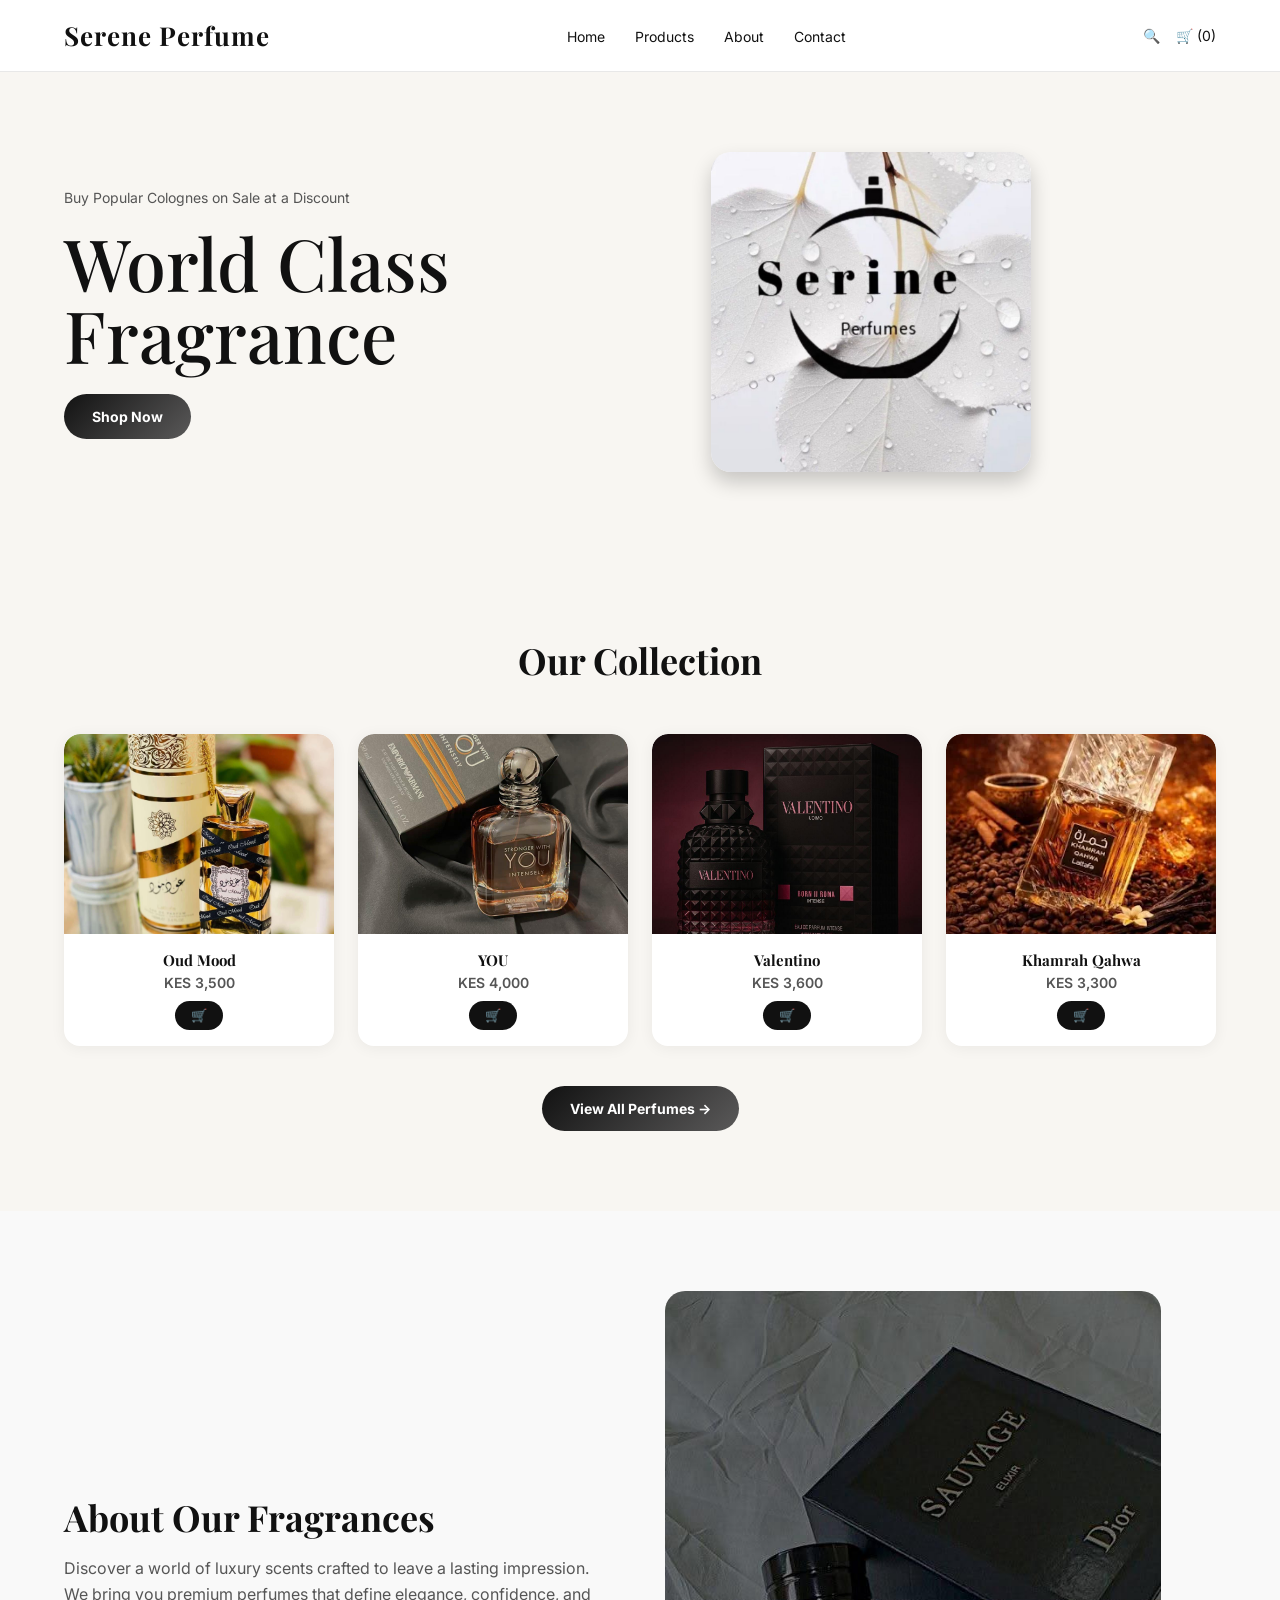
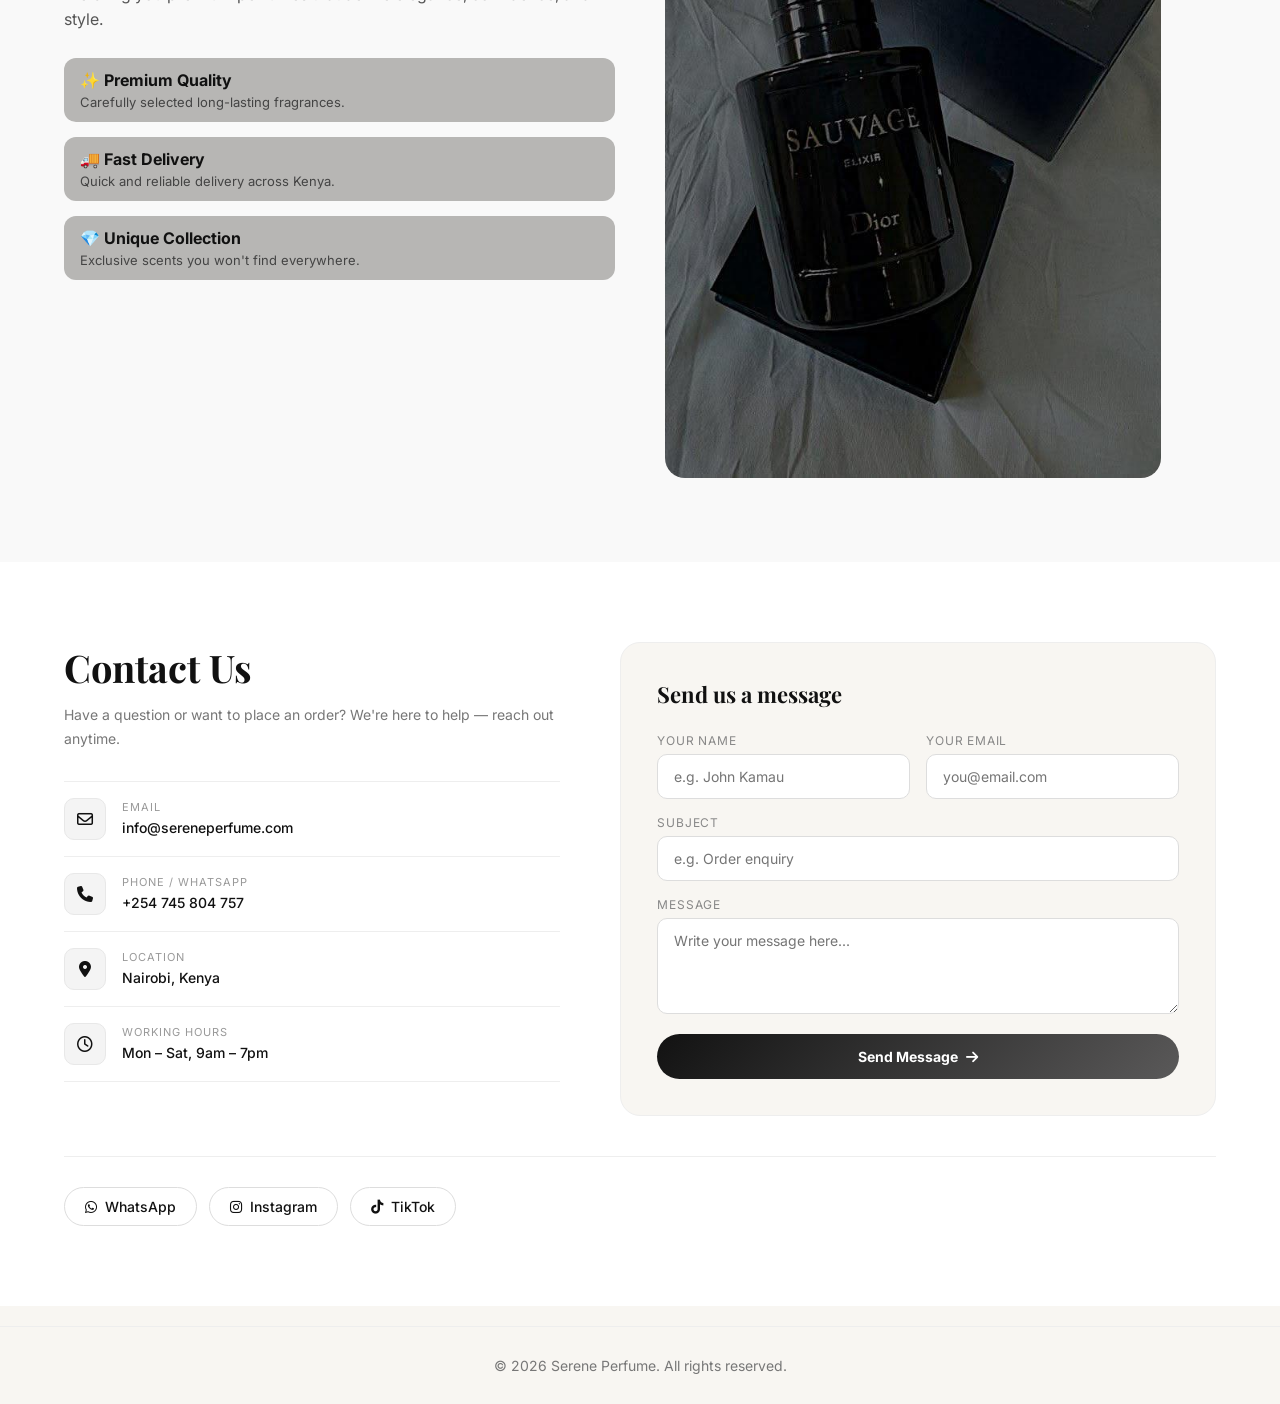
<file: index.html>
<!DOCTYPE html>
<html lang="en">
<head>
  <meta charset="UTF-8">
  <meta name="viewport" content="width=device-width, initial-scale=1.0">
  <title>Serene Perfume</title>
  <link rel="stylesheet" href="style.css">
  <link href="https://fonts.googleapis.com/css2?family=Playfair+Display:wght@500&family=Inter:wght@300;400&display=swap" rel="stylesheet">
  <link rel="stylesheet" href="https://cdnjs.cloudflare.com/ajax/libs/font-awesome/6.5.0/css/all.min.css">
</head>
<body>

  <header>
    <div class="container header-flex">
      <h1 class="logo">Serene Perfume</h1>
      <nav class="nav">
        <ul>
          <li><a href="#home">Home</a></li>
          <li><a href="products.html">Products</a></li>
          <li><a href="#about">About</a></li>
          <li><a href="#contact">Contact</a></li>
        </ul>
      </nav>
      <div class="actions">
        <a href="#">🔍</a>
        <a href="cart.html">🛒 (<span class="cart-count">0</span>)</a>
      </div>
    </div>
  </header>

  <section id="home" class="hero">
    <div class="container hero-grid">
      <div class="hero-text">
        <p class="small-text">Buy Popular Colognes on Sale at a Discount</p>
        <h1>World Class <br> Fragrance</h1>
        <a href="products.html" class="btn">Shop Now</a>
      </div>
      <div class="hero-image">
        <img src="images/serene.png" alt="Perfume">
      </div>
    </div>
  </section>

  <section id="products">
    <div class="container">
      <h2 class="section-title">Our Collection</h2>
      <div class="product-grid">
        <div class="product-card">
          <img src="images/OUD.MOUD.jpg" alt="Oud Mood">
          <div class="card-body">
            <h3>Oud Mood</h3>
            <p class="card-price">KES 3,500</p>
            <button class="cart-btn">🛒</button>
          </div>
        </div>
        <div class="product-card">
          <img src="images/YOU.jpeg" alt="Ramz Gold">
          <div class="card-body">
            <h3>YOU</h3>
            <p class="card-price">KES 4,000</p>
            <button class="cart-btn">🛒</button>
          </div>
        </div>
        <div class="product-card">
          <img src="images/valentino.jpeg" alt="Hawas">
          <div class="card-body">
            <h3>Valentino</h3>
            <p class="card-price">KES 3,600</p>
            <button class="cart-btn">🛒</button>
          </div>
        </div>
        <div class="product-card">
          <img src="images/lattafa.webp" alt="Wisal">
          <div class="card-body">
            <h3>Khamrah Qahwa</h3>
            <p class="card-price">KES 3,300</p>
            <button class="cart-btn">🛒</button>
          </div>
        </div>
      </div>
      <a href="products.html" class="view-all">View All Perfumes →</a>
    </div>
  </section>

  <section id="about" class="about">
    <div class="container about-grid">
      <div class="about-text">
        <h2>About Our Fragrances</h2>
        <p class="intro">
          Discover a world of luxury scents crafted to leave a lasting impression.
          We bring you premium perfumes that define elegance, confidence, and style.
        </p>
        <div class="about-features">
          <div class="feature">
            <h4>✨ Premium Quality</h4>
            <p>Carefully selected long-lasting fragrances.</p>
          </div>
          <div class="feature">
            <h4>🚚 Fast Delivery</h4>
            <p>Quick and reliable delivery across Kenya.</p>
          </div>
          <div class="feature">
            <h4>💎 Unique Collection</h4>
            <p>Exclusive scents you won't find everywhere.</p>
          </div>
        </div>
      </div>
      <div class="about-image">
        <img src="images/SAUV.jpeg" alt="Perfume collection">
      </div>
    </div>
  </section>

  <section id="contact" class="contact">
    <div class="container">
 
      <div class="contact-top">
 
        <!-- LEFT: Info rows -->
        <div class="contact-info">
          <h2>Contact Us</h2>
          <p class="contact-subtitle">
            Have a question or want to place an order?
            We're here to help — reach out anytime.
          </p>
 
          <div class="contact-row">
            <div class="contact-icon"><i class="fa-regular fa-envelope"></i></div>
            <div class="contact-row-text">
              <p class="contact-label">Email</p>
              <a href="mailto:info@sereneperfume.com">info@sereneperfume.com</a>
            </div>
          </div>
 
          <div class="contact-row">
            <div class="contact-icon"><i class="fa-solid fa-phone"></i></div>
            <div class="contact-row-text">
              <p class="contact-label">Phone / WhatsApp</p>
              <span>+254 745 804 757</span>
            </div>
          </div>
 
          <div class="contact-row">
            <div class="contact-icon"><i class="fa-solid fa-location-dot"></i></div>
            <div class="contact-row-text">
              <p class="contact-label">Location</p>
              <span>Nairobi, Kenya</span>
            </div>
          </div>
 
          <div class="contact-row">
            <div class="contact-icon"><i class="fa-regular fa-clock"></i></div>
            <div class="contact-row-text">
              <p class="contact-label">Working Hours</p>
              <span>Mon – Sat, 9am – 7pm</span>
            </div>
          </div>
        </div>
 
        <!-- RIGHT: Form -->
        <form class="contact-form" id="contact-form">
          <h3>Send us a message</h3>
 
          <div class="form-two-col">
            <div class="form-field">
              <label>Your Name</label>
              <input type="text" placeholder="e.g. John Kamau" required>
            </div>
            <div class="form-field">
              <label>Your Email</label>
              <input type="email" placeholder="you@email.com" required>
            </div>
          </div>
 
          <div class="form-field">
            <label>Subject</label>
            <input type="text" placeholder="e.g. Order enquiry">
          </div>
 
          <div class="form-field">
            <label>Message</label>
            <textarea placeholder="Write your message here..." rows="4"></textarea>
          </div>
 
          <button type="submit" class="form-submit">
            Send Message <i class="fa-solid fa-arrow-right"></i>
          </button>
 
          <!-- Success message (shown by JS) -->
          <div class="form-success" id="form-success">
            <i class="fa-solid fa-circle-check"></i>
            Message sent! We'll get back to you soon.
          </div>
        </form>
 
      </div>
 
      <!-- Social links -->
      <div class="social-row">
        <a href="#" class="social-btn whatsapp-btn">
          <i class="fa-brands fa-whatsapp"></i> WhatsApp
        </a>
        <a href="#" class="social-btn instagram-btn">
          <i class="fa-brands fa-instagram"></i> Instagram
        </a>
        <a href="#" class="social-btn tiktok-btn">
          <i class="fa-brands fa-tiktok"></i> TikTok
        </a>
      </div>
 
    </div>
  </section>

  <footer>
    <div class="container">
      <p>© 2026 Serene Perfume. All rights reserved.</p>
    </div>
  </footer>

  <script src="index.js"></script>
</body>
</html>
</file>
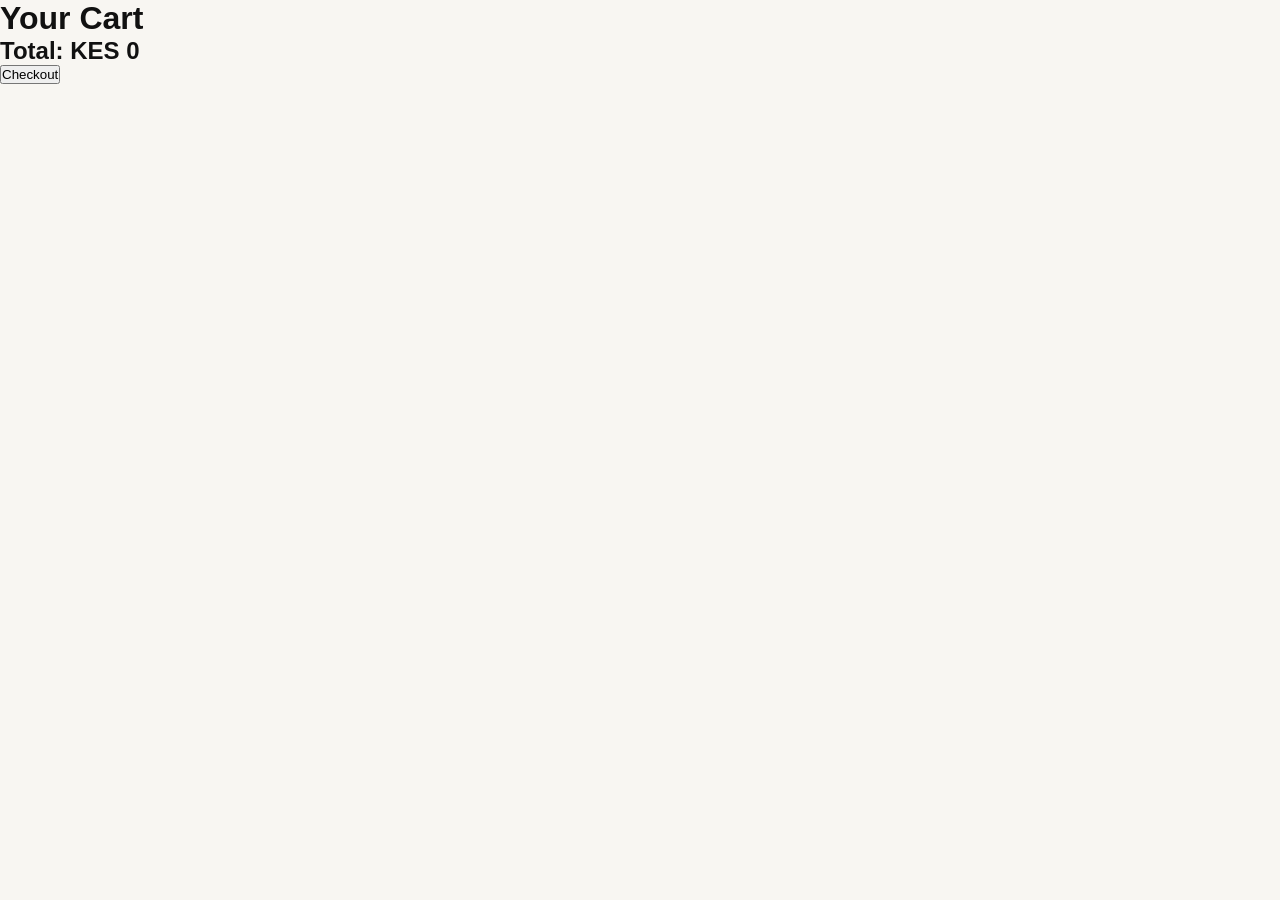
<file: cart.html>
<!DOCTYPE html>
<html lang="en">
<head>
  <meta charset="UTF-8">
  <title>Cart</title>
  
  <link rel="stylesheet" href="style.css">
</head>
<body>

<h1>Your Cart</h1>

<div id="cart-items"></div>

<h2 id="total-price">Total: KES 0</h2>

<button onclick="checkout()">Checkout</button>

<script src="cart.js"></script>
<script src="https://js.paystack.co/v1/inline.js"></script>
</body>
</html>
</file>
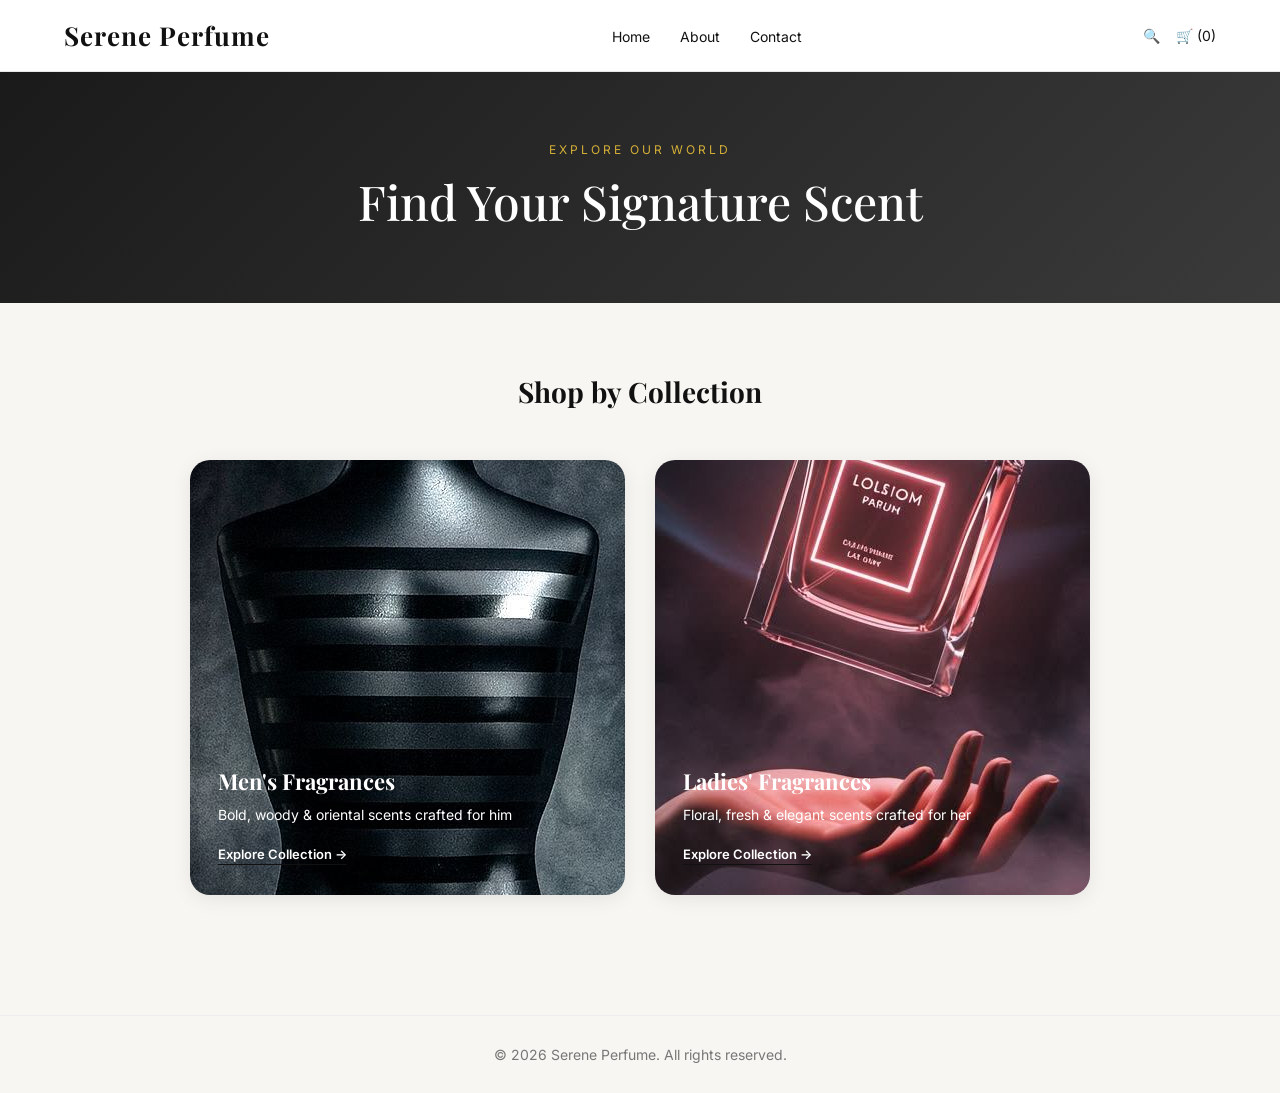
<file: products.html>
<!DOCTYPE html>
<html lang="en">
<head>
  <meta charset="UTF-8">
  <meta name="viewport" content="width=device-width, initial-scale=1.0">
  <title>Shop - Serene Perfume</title>
  <link rel="stylesheet" href="style.css">
  <link href="https://fonts.googleapis.com/css2?family=Playfair+Display:wght@500;600&family=Inter:wght@300;400;500&display=swap" rel="stylesheet">
  <link rel="stylesheet" href="https://cdnjs.cloudflare.com/ajax/libs/font-awesome/6.5.0/css/all.min.css">
</head>
<body>

  <header>
    <div class="container header-flex">
      <h1 class="logo">Serene Perfume</h1>
      <nav class="nav">
        <ul>
          <li><a href="index.html">Home</a></li>
          <li><a href="index.html#about">About</a></li>
          <li><a href="index.html#contact">Contact</a></li>
        </ul>
      </nav>
      <div class="actions">
        <a href="#">🔍</a>
        <a href="cart.html">🛒 (<span class="cart-count">0</span>)</a>
      </div>
    </div>
  </header>

  <!-- HERO BANNER -->
  <div class="products-hero">
    <div class="container">
      <p class="products-hero-sub">Explore Our World</p>
      <h1 class="products-hero-title">Find Your Signature Scent</h1>
    </div>
  </div>

  <!-- CATEGORY CARDS -->
  <section class="category-section">
    <div class="container">

      <h2 class="category-heading">Shop by Collection</h2>

      <div class="category-cards">

        <!-- MEN card links to men.html -->
        <a href="men.html" class="category-card">
          <div class="category-card-img men-bg">
            <img src="images/men.jpeg" alt="">
          </div>
          <div class="category-card-body">
            <h3>Men's Fragrances</h3>
            <p>Bold, woody & oriental scents crafted for him</p>
            <span class="category-cta">Explore Collection →</span>
          </div>
        </a>

        <!-- LADIES card links to ladies.html -->
        <a href="ladies.html" class="category-card">
          <div class="category-card-img ladies-bg">
            <img src="images/ladies.jpeg" alt="">
          </div>
          <div class="category-card-body">
            <h3>Ladies' Fragrances</h3>
            <p>Floral, fresh & elegant scents crafted for her</p>
            <span class="category-cta">Explore Collection →</span>
          </div>
        </a>

      </div>

    </div>
  </section>

  <footer>
    <div class="container">
      <p>© 2026 Serene Perfume. All rights reserved.</p>
    </div>
  </footer>

  <script src="index.js"></script>
</body>
</html>
</file>
<file: style.css>
html { scroll-behavior: smooth; }
* { margin: 0; padding: 0; box-sizing: border-box; }

body {
  font-family: 'Inter', sans-serif;
  background: #F8F6F2;
  color: #111;
  min-height: 100vh;
}

.container {
  width: 90%;
  max-width: 1200px;
  margin: 0 auto;
}


.hero, #products, .about, #contact {
  opacity: 0;
  transform: translateY(40px);
  animation: fadeInUp 1s ease forwards;
}

@keyframes fadeInUp {
  to { opacity: 1; transform: translateY(0); }
}

/* ══════════════════════════════════
   HEADER
   ══════════════════════════════════ */
header {
  background: #fff;
  border-bottom: 1px solid #e8e8e8;
  position: sticky;
  top: 0;
  z-index: 50;
}

.header-flex {
  display: flex;
  justify-content: space-between;
  align-items: center;
  padding: 18px 0;
}

.logo {
  font-family: 'Playfair Display', serif;
  font-size: 26px;
  font-weight: bold;
  letter-spacing: 1px;
}

.nav ul { display: flex; list-style: none; gap: 30px; }

.nav ul a {
  text-decoration: none;
  color: #111;
  font-size: 14px;
  position: relative;
  padding-bottom: 4px;
}

.nav ul a::after {
  content: "";
  position: absolute;
  left: 0; bottom: 0;
  height: 1px; width: 0%;
  background: #111;
  transition: width 0.3s ease;
}

.nav ul a:hover::after { width: 100%; }

.actions { display: flex; gap: 16px; }
.actions a { text-decoration: none; color: #111; font-size: 14px; }

/* ══════════════════════════════════
   SHARED BUTTONS
   ══════════════════════════════════ */
.btn, .view-all {
  display: inline-block;
  padding: 14px 28px;
  background: linear-gradient(135deg, #121212, #5a5959);
  color: #fff;
  text-decoration: none;
  border-radius: 25px;
  font-size: 14px;
  font-weight: bold;
  transition: 0.3s;
  text-align: center;
  border: none;
  cursor: pointer;
}

.btn:hover, .view-all:hover {
  background: linear-gradient(135deg, #020202, #8e8b8b);
  transform: translateY(-3px);
  box-shadow: 0 10px 20px rgba(0,0,0,0.2);
}

.view-all { display: block; width: fit-content; margin: 40px auto 0; }

/* ══════════════════════════════════
   HOMEPAGE SECTIONS
   ══════════════════════════════════ */
section { padding: 80px 0; }

.section-title {
  font-family: 'Playfair Display', serif;
  font-size: 36px;
  text-align: center;
  margin-bottom: 50px;
}

/* Hero */
.hero { padding: 80px 0; }

.hero-grid {
  display: grid;
  grid-template-columns: 1.2fr 1fr;
  align-items: center;
  gap: 40px;
}

.small-text { color: #555; margin-bottom: 20px; font-size: 14px; }

.hero-text h1 {
  font-size: 72px;
  line-height: 1;
  font-family: 'Playfair Display', serif;
  font-weight: 500;
  margin-bottom: 24px;
}

.hero-image img {
  width: 100%;
  border-radius: 20px;
  max-width: 320px;
  object-fit: cover;
  box-shadow: 0 10px 20px rgba(0,0,0,0.2);
}

/* Homepage product preview */
#products .product-grid {
  display: grid;
  grid-template-columns: repeat(4, 1fr);
  gap: 24px;
}

#products .product-card {
  background: #fff;
  border-radius: 16px;
  overflow: hidden;
  text-align: center;
  padding-bottom: 16px;
  box-shadow: 0 2px 15px rgba(0,0,0,0.06);
  transition: 0.3s;
}

#products .product-card:hover {
  transform: translateY(-6px);
  box-shadow: 0 12px 30px rgba(0,0,0,0.12);
}

#products .product-card > img {
  width: 100%; height: 200px;
  object-fit: cover;
  border-radius: 16px 16px 0 0;
}

#products .product-card .card-body { padding: 12px 14px 0; }

#products .product-card h3 {
  font-family: 'Playfair Display', serif;
  font-size: 15px;
  margin-bottom: 4px;
}

#products .product-card .card-price {
  font-size: 14px; color: #555; margin-bottom: 10px;
}

.cart-btn {
  padding: 7px 16px;
  border: none;
  background: #111; color: #fff;
  border-radius: 20px;
  cursor: pointer; transition: 0.3s; font-size: 13px;
}

.cart-btn:hover { background: #D4AF37; color: #111; }

/* ══════════════════════════════════
   ABOUT
   ══════════════════════════════════ */
.about { background: #f9f9f9; }

.about-grid {
  display: grid;
  grid-template-columns: 1fr 1fr;
  gap: 50px;
  align-items: center;
}

.about-text h2 {
  font-family: 'Playfair Display', serif;
  font-size: 36px;
  margin-bottom: 15px;
}

.intro { font-size: 16px; color: #555; margin-bottom: 25px; line-height: 1.6; }
.about-features { display: grid; gap: 15px; }

.feature {
  background: rgb(183,182,180);
  padding: 12px 16px;
  border-radius: 12px;
  transition: 0.3s;
}

.feature:hover { transform: translateY(-5px); }
.feature h4 { margin-bottom: 4px; }
.feature p { font-size: 13px; color: #444; }
.about-image img { width: 90%; border-radius: 20px; }

/* ══════════════════════════════════
   CONTACT  (new design)
   ══════════════════════════════════ */
.contact {
  background: #fff;
  padding: 80px 0;
}

/* Two column layout */
.contact-top {
  display: grid;
  grid-template-columns: 1fr 1.2fr;
  gap: 60px;
  margin-bottom: 40px;
}

/* Left — info */
.contact-info h2 {
  font-family: 'Playfair Display', serif;
  font-size: 38px;
  margin-bottom: 10px;
  color: #111;
}

.contact-subtitle {
  font-size: 14px;
  color: #777;
  line-height: 1.7;
  margin-bottom: 30px;
}

.contact-row {
  display: flex;
  align-items: center;
  gap: 16px;
  padding: 16px 0;
  border-bottom: 1px solid #eee;
}

.contact-row:first-of-type { border-top: 1px solid #eee; }

.contact-icon {
  width: 42px;
  height: 42px;
  border-radius: 10px;
  background: #f4f4f4;
  border: 1px solid #e8e8e8;
  display: flex;
  align-items: center;
  justify-content: center;
  font-size: 16px;
  color: #111;
  flex-shrink: 0;
}

.contact-label {
  font-size: 11px;
  text-transform: uppercase;
  letter-spacing: 1px;
  color: #999;
  margin-bottom: 3px;
}

.contact-row-text a,
.contact-row-text span {
  font-size: 14px;
  font-weight: 500;
  color: #111;
  text-decoration: none;
}

.contact-row-text a:hover { color: #D4AF37; }

/* Right — form */
.contact-form {
  background: #F8F6F2;
  padding: 36px;
  border-radius: 20px;
  border: 1px solid #eee;
}

.contact-form h3 {
  font-family: 'Playfair Display', serif;
  font-size: 22px;
  margin-bottom: 24px;
  color: #111;
}

.form-two-col {
  display: grid;
  grid-template-columns: 1fr 1fr;
  gap: 16px;
}

.form-field {
  margin-bottom: 16px;
}

.form-field label {
  display: block;
  font-size: 12px;
  text-transform: uppercase;
  letter-spacing: 0.8px;
  color: #888;
  margin-bottom: 6px;
}

.form-field input,
.form-field textarea {
  width: 100%;
  padding: 13px 16px;
  border: 1px solid #ddd;
  border-radius: 10px;
  font-size: 14px;
  background: #fff;
  color: #111;
  font-family: 'Inter', sans-serif;
  transition: 0.3s;
  resize: vertical;
}

.form-field input:focus,
.form-field textarea:focus {
  outline: none;
  border-color: #111;
  box-shadow: 0 0 0 3px rgba(0,0,0,0.05);
}

.form-submit {
  width: 100%;
  padding: 14px;
  border: none;
  background: linear-gradient(135deg, #121212, #5a5959);
  color: #fff;
  border-radius: 25px;
  cursor: pointer;
  transition: 0.3s;
  font-weight: bold;
  font-size: 14px;
  font-family: 'Inter', sans-serif;
  display: flex;
  align-items: center;
  justify-content: center;
  gap: 8px;
  margin-top: 4px;
}

.form-submit:hover {
  background: linear-gradient(135deg, #020202, #8e8b8b);
  transform: translateY(-3px);
  box-shadow: 0 10px 20px rgba(0,0,0,0.2);
}

/* Success message */
.form-success {
  display: none;
  margin-top: 16px;
  padding: 14px 18px;
  background: #eaf7ee;
  border: 1px solid #c3e6cb;
  border-radius: 10px;
  color: #2d6a4f;
  font-size: 14px;
  font-weight: 500;
  align-items: center;
  gap: 8px;
}

.form-success.show {
  display: flex;
}

/* Social buttons row */
.social-row {
  display: flex;
  gap: 12px;
  padding-top: 30px;
  border-top: 1px solid #eee;
  flex-wrap: wrap;
}

.social-btn {
  display: flex;
  align-items: center;
  gap: 8px;
  padding: 10px 20px;
  border-radius: 25px;
  font-size: 14px;
  font-weight: 500;
  text-decoration: none;
  border: 1px solid #ddd;
  background: #fff;
  color: #111;
  transition: 0.3s;
}

.social-btn:hover {
  transform: translateY(-3px);
  box-shadow: 0 8px 20px rgba(0,0,0,0.1);
}

.whatsapp-btn:hover { background: #25D366; color: #fff; border-color: #25D366; }
.instagram-btn:hover { background: #E1306C; color: #fff; border-color: #E1306C; }
.tiktok-btn:hover { background: #111; color: #fff; border-color: #111; }

/* ══════════════════════════════════
   PRODUCTS.HTML CATEGORY PAGE
   ══════════════════════════════════ */
.products-hero {
  background: linear-gradient(135deg, #1a1a1a, #3a3a3a);
  color: #fff;
  padding: 70px 0;
  text-align: center;
}

.products-hero-sub {
  font-size: 12px;
  text-transform: uppercase;
  letter-spacing: 3px;
  color: #D4AF37;
  margin-bottom: 12px;
}

.products-hero-title {
  font-family: 'Playfair Display', serif;
  font-size: 48px;
  font-weight: 500;
}

.products-hero-desc {
  font-size: 15px;
  color: rgba(255,255,255,0.7);
  margin-top: 12px;
}

.category-section { padding: 70px 0 100px; }

.category-heading {
  font-family: 'Playfair Display', serif;
  font-size: 28px;
  text-align: center;
  margin-bottom: 50px;
}

.category-cards {
  display: grid;
  grid-template-columns: 1fr 1fr;
  gap: 30px;
  max-width: 900px;
  margin: 0 auto;
}

.category-card {
  border-radius: 20px;
  overflow: hidden;
  cursor: pointer;
  transition: 0.35s;
  box-shadow: 0 4px 20px rgba(0,0,0,0.08);
  background: #fff;
  text-decoration: none;
  color: inherit;
  display: block;
}

.category-card:hover {
  transform: translateY(-10px);
  box-shadow: 0 24px 60px rgba(0,0,0,0.15);
}

.category-card-img {
  height: 280px;
  display: flex;
  align-items: center;
  justify-content: center;
}

.men-bg { background: linear-gradient(135deg, #1a1a2e, #16213e, #0f3460); }
.ladies-bg { background: linear-gradient(135deg, #f8b4c8, #e8879c, #c96b85); }

.category-icon { font-size: 90px; color: rgba(255,255,255,0.25); user-select: none; }

.category-card-body { padding: 26px 28px 30px; }

.category-card-body h3 {
  font-family: 'Playfair Display', serif;
  font-size: 22px;
  margin-bottom: 8px;
  color: white;
}

.category-card-body p { font-size: 14px; color: white; margin-bottom: 18px; line-height: 1.5; }

.category-cta {
  font-size: 13px;
  font-weight: 600;
  color: white;
  border-bottom: 1px solid #111;
  padding-bottom: 2px;
  transition: 0.3s;
  display: inline-block;
}

.category-card:hover .category-cta { color: #D4AF37; border-color: #D4AF37; }

/* ══════════════════════════════════
   MEN.HTML & LADIES.HTML
   ══════════════════════════════════ */
.men-hero { background: linear-gradient(135deg, #0f0f1a, #1a1a2e, #0f3460); }
.ladies-hero { background: linear-gradient(135deg, #5c1a2e, #8e3a59, #c96b85); }

.listing-section { padding: 50px 0 100px; }

.filter-tabs { display: flex; gap: 10px; margin-bottom: 36px; flex-wrap: wrap; }

.filter-tab {
  padding: 8px 22px;
  border: 1px solid #ccc;
  border-radius: 25px;
  background: transparent;
  font-size: 13px;
  cursor: pointer;
  transition: 0.3s;
  font-family: 'Inter', sans-serif;
  color: #111;
}

.filter-tab:hover,
.filter-tab.active { background: #111; color: #fff; border-color: #111; }

.product-grid {
  display: grid;
  grid-template-columns: repeat(4, 1fr);
  gap: 24px;
}

.product-card {
  background: #fff;
  border-radius: 16px;
  overflow: hidden;
  cursor: pointer;
  transition: 0.3s;
  box-shadow: 0 2px 15px rgba(0,0,0,0.06);
  text-align: center;
  padding-bottom: 16px;
}

.product-card:hover {
  transform: translateY(-6px);
  box-shadow: 0 12px 30px rgba(0,0,0,0.12);
}

.product-card > img {
  width: 100%; height: 210px;
  object-fit: cover;
  border-radius: 16px 16px 0 0;
}

.card-body { padding: 14px 16px 0; }

.product-card h3 {
  font-family: 'Playfair Display', serif;
  font-size: 15px;
  margin-bottom: 3px;
}

.brand-tag {
  font-size: 11px; color: #999;
  text-transform: uppercase;
  letter-spacing: 1px;
  margin-bottom: 6px;
}

.card-price { font-weight: 600; font-size: 14px; color: #111; margin-bottom: 10px; }

.quick-add {
  padding: 7px 16px;
  background: #111; color: #fff;
  border: none; border-radius: 20px;
  font-size: 12px; cursor: pointer; transition: 0.3s;
}

.quick-add:hover { background: #D4AF37; color: #111; }

/* ══════════════════════════════════
   SLIDE-IN PANEL
   ══════════════════════════════════ */
.panel-overlay {
  position: fixed; inset: 0;
  background: rgba(0,0,0,0.45);
  z-index: 100; opacity: 0;
  pointer-events: none;
  transition: opacity 0.3s ease;
}

.panel-overlay.active { opacity: 1; pointer-events: all; }

.slide-panel {
  position: fixed;
  top: 0; right: -580px;
  width: 560px; max-width: 95vw;
  height: 100vh; background: #fff;
  z-index: 101; overflow-y: auto;
  transition: right 0.4s cubic-bezier(0.4,0,0.2,1);
  padding: 30px;
  box-shadow: -10px 0 40px rgba(0,0,0,0.15);
}

.slide-panel.active { right: 0; }

.panel-close {
  position: absolute; top: 20px; right: 20px;
  background: #f4f4f4; border: none;
  width: 36px; height: 36px; border-radius: 50%;
  font-size: 16px; cursor: pointer;
  display: flex; align-items: center; justify-content: center;
  transition: 0.3s;
}

.panel-close:hover { background: #111; color: #fff; }

.panel-image-wrap { margin-top: 10px; margin-bottom: 20px; }

.panel-main-img { width: 100%; height: 260px; object-fit: cover; border-radius: 16px; }

.panel-thumbnails { display: flex; gap: 10px; margin-top: 12px; }

.panel-thumbnails img {
  width: 60px; height: 60px;
  object-fit: cover; border-radius: 10px;
  cursor: pointer; opacity: 0.6; transition: 0.3s;
  border: 2px solid transparent;
}

.panel-thumbnails img:hover,
.panel-thumbnails img.selected { opacity: 1; border-color: #111; }

.panel-brand { font-size: 11px; text-transform: uppercase; letter-spacing: 2px; color: #999; margin-bottom: 6px; }
.panel-name { font-family: 'Playfair Display', serif; font-size: 30px; margin-bottom: 8px; }
.panel-price { font-size: 20px; font-weight: 600; color: #111; margin-bottom: 14px; }
.panel-desc { font-size: 14px; color: #666; line-height: 1.7; margin-bottom: 22px; }

.panel-actions { display: flex; gap: 12px; align-items: center; flex-wrap: wrap; margin-bottom: 30px; }

.qty-box {
  display: flex; align-items: center; gap: 12px;
  border: 1px solid #ddd; border-radius: 25px; padding: 8px 16px;
}

.qty-box button { background: none; border: none; font-size: 18px; cursor: pointer; color: #111; line-height: 1; padding: 0; }
.qty-box span { font-size: 15px; font-weight: 500; min-width: 20px; text-align: center; }

.add-cart-btn {
  flex: 1; padding: 12px 20px;
  background: #111; color: #fff;
  border: none; border-radius: 25px;
  font-size: 14px; font-weight: 500;
  cursor: pointer; transition: 0.3s;
}

.add-cart-btn:hover { background: #D4AF37; color: #111; }

.inquire-link {
  padding: 12px 20px;
  border: 1px solid #111; border-radius: 25px;
  text-decoration: none; color: #111; font-size: 14px; transition: 0.3s;
}

.inquire-link:hover { background: #111; color: #fff; }

.related-section { border-top: 1px solid #eee; padding-top: 20px; }

.related-section h4 { font-family: 'Playfair Display', serif; font-size: 18px; margin-bottom: 16px; }

.related-list { display: flex; gap: 14px; flex-wrap: wrap; }

.related-item { text-align: center; cursor: pointer; transition: 0.3s; width: 80px; }
.related-item:hover { transform: translateY(-4px); }
.related-item img { width: 80px; height: 80px; object-fit: cover; border-radius: 12px; margin-bottom: 6px; }
.related-item p { font-size: 11px; color: #333; }
.related-item .rel-price { font-size: 11px; font-weight: 600; color: #111; }

.toast {
  position: fixed; bottom: 30px; left: 50%;
  transform: translateX(-50%) translateY(80px);
  background: #111; color: #fff;
  padding: 12px 24px; border-radius: 25px;
  font-size: 14px; z-index: 999;
  transition: transform 0.4s ease;
  white-space: nowrap;
}

.toast.show { transform: translateX(-50%) translateY(0); }

/* ══════════════════════════════════
   FOOTER
   ══════════════════════════════════ */
footer {
  text-align: center; padding: 30px 0;
  font-size: 14px; color: #777;
  border-top: 1px solid #eee; margin-top: 20px;
}

/* ══════════════════════════════════
   RESPONSIVE
   ══════════════════════════════════ */
@media (max-width: 1024px) {
  .product-grid { grid-template-columns: repeat(3, 1fr); }
}

@media (max-width: 768px) {
  .header-flex { flex-direction: column; gap: 15px; }
  .nav ul { flex-direction: column; align-items: center; gap: 10px; }
  .actions { justify-content: center; }

  .hero-grid { grid-template-columns: 1fr; text-align: center; }
  .hero-text h1 { font-size: 42px; }
  .hero-image img { max-width: 250px; margin: 0 auto; }

  #products .product-grid,
  .product-grid { grid-template-columns: repeat(2, 1fr); gap: 16px; }

  .about-grid { grid-template-columns: 1fr; text-align: center; }
  .about-image { display: flex; justify-content: center; }
  .about-image img { max-width: 280px; }

  .contact-top { grid-template-columns: 1fr; gap: 36px; }
  .form-two-col { grid-template-columns: 1fr; }

  .category-cards { grid-template-columns: 1fr; }
  .products-hero-title { font-size: 32px; }

  .slide-panel { width: 100vw; right: -100vw; }

  section { padding: 60px 0; }
}
</file>
